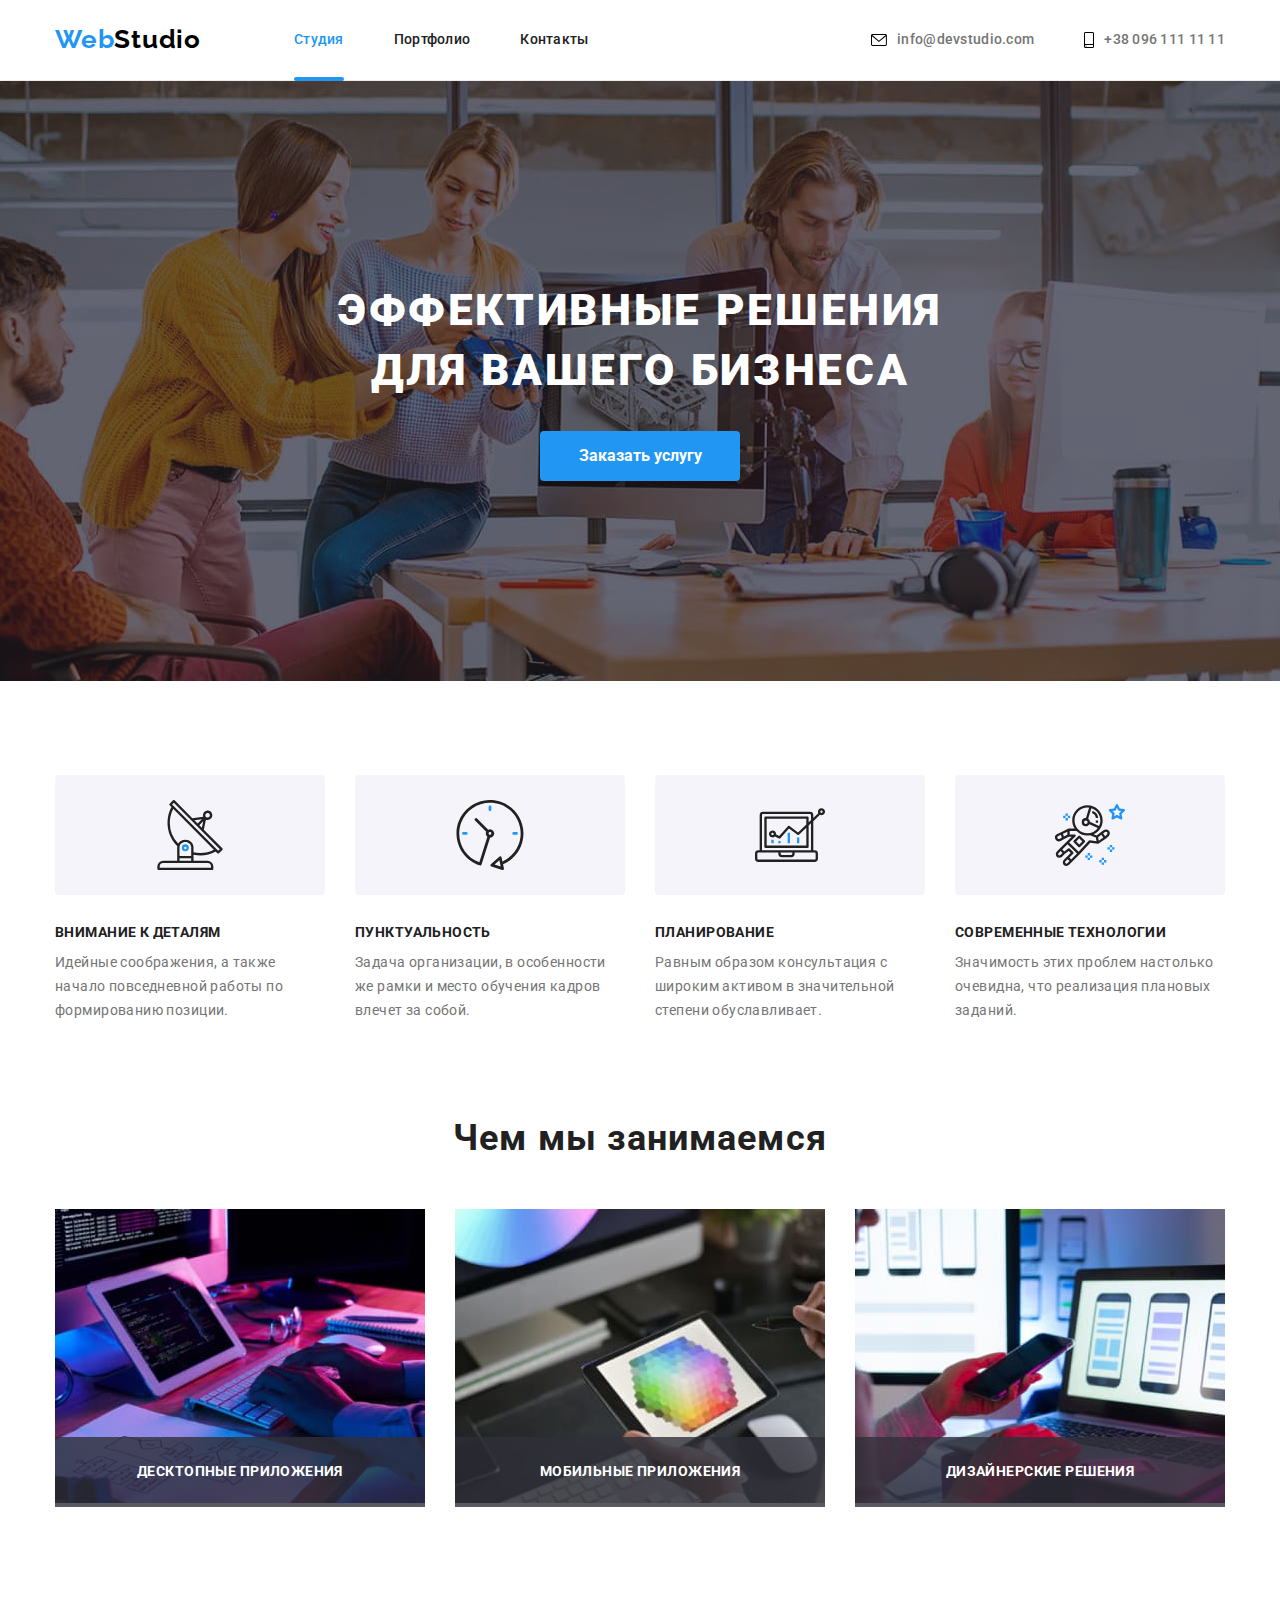
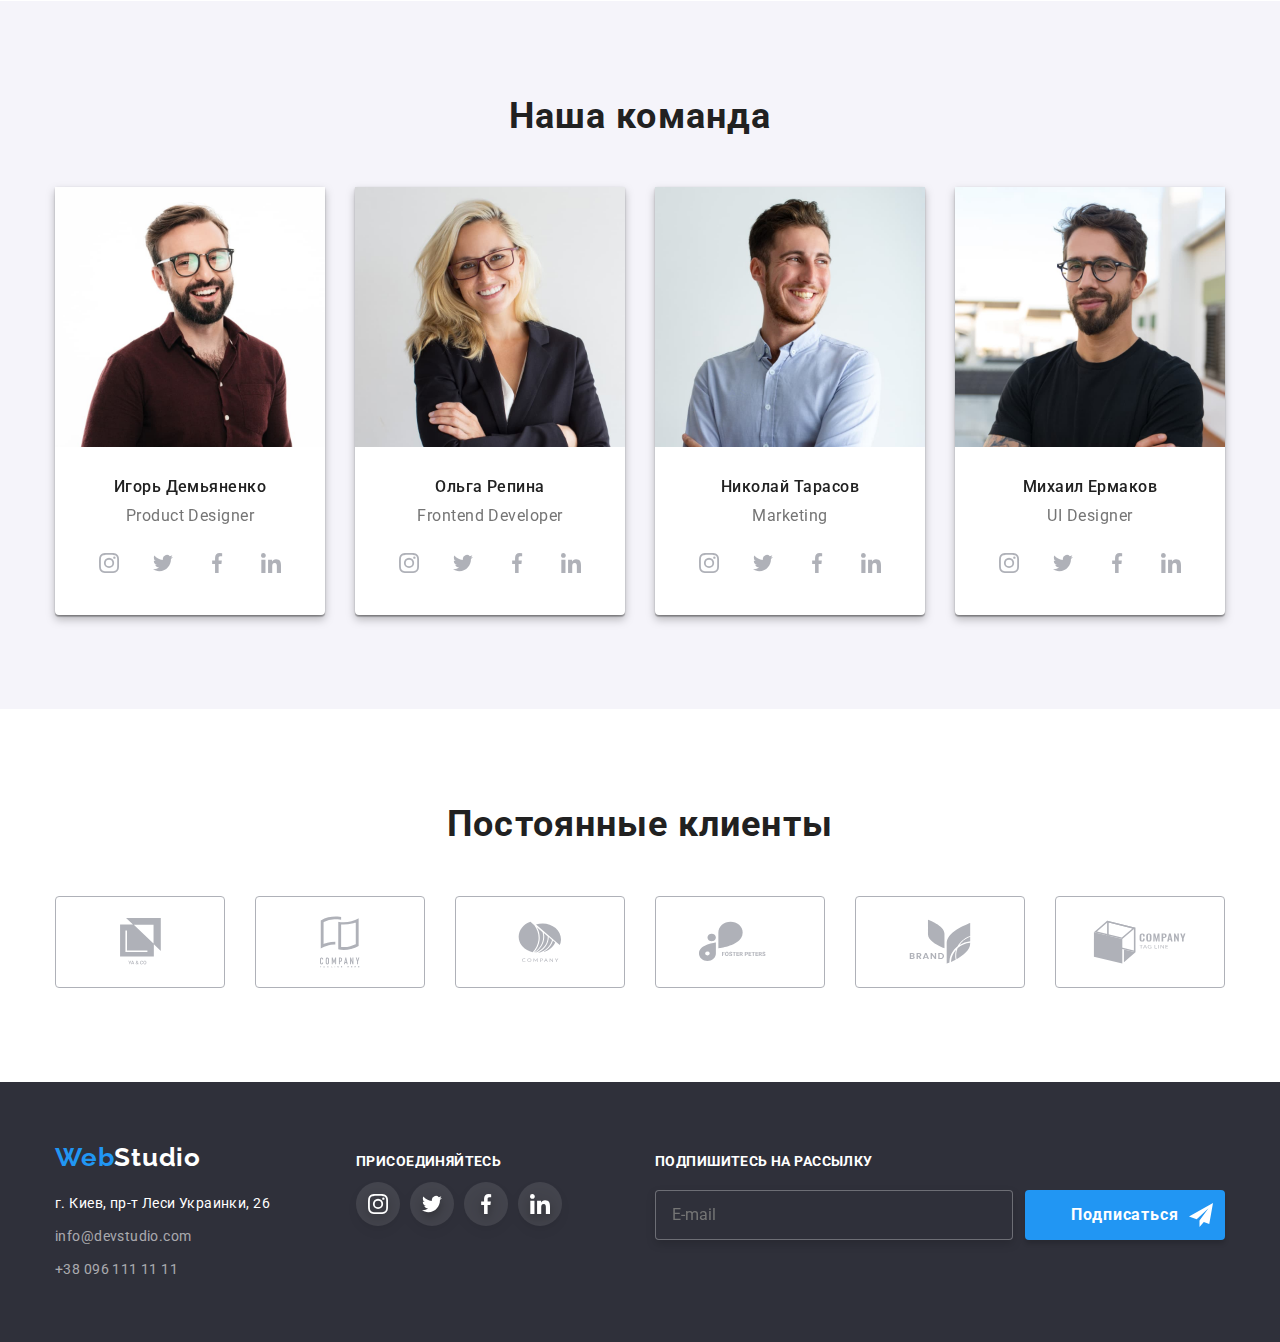
<file: index.html>
<!DOCTYPE html>
<html lang="en">
  <head>
    <meta charset="UTF-8" />
    <meta http-equiv="X-UA-Compatible" content="IE=edge" />
    <meta name="viewport" content="width=device-width, initial-scale=1.0" />
    <title>Document</title>
    <link rel="preconnect" href="https://fonts.googleapis.com" />
    <link rel="preconnect" href="https://fonts.gstatic.com" crossorigin />
    <link
      href="https://fonts.googleapis.com/css2?family=Raleway:wght@700&family=Roboto:wght@400;500;700;900&display=swap"
      rel="stylesheet"
    />
    <link
      rel="stylesheet"
      href="https://cdnjs.cloudflare.com/ajax/libs/modern-normalize/1.1.0/modern-normalize.min.css"
    />
    <link rel="stylesheet" href="./css/styles.css" />
  </head>
  <body>
    <header>
      <div class="container main-header">
        <nav class="main-nav">
          <a href="./index.html" class="logo">
            <span class="logo-web">Web</span
            ><span class="head-studio">Studio</span>
          </a>
          <ul class="site-nav list">
            <li class="item">
              <a href="./index.html" class="link current">Студия</a>
            </li>
            <li class="item">
              <a href="portfolio.html" class="link">Портфолио</a>
            </li>
            <li class="item"><a href="" class="link">Контакты</a></li>
          </ul>
        </nav>
        <ul class="site-contacts list">
          <li class="item">
            <a href="mailto:info@devstudio.com" class="link"
              ><svg class="conection" width="16px" height="12px">
                <use href="./images/icons.svg#icon-envelope"></use>
              </svg>
              info@devstudio.com</a
            >
          </li>
          <li class="item">
            <a href="tel:+380961111111" class="link">
              <svg class="conection" width="10px" height="16px">
                <use href="./images/icons.svg#icon-smartphon"></use>
              </svg>
              +38 096 111 11 11</a
            >
          </li>
        </ul>
      </div>
    </header>
    <main>
      <section class="hero overlay">
        <h1 class="hero-title">
          Эффективные решения <br />
          для вашего бизнеса
        </h1>
        <button data-modal-open type="button" class="button">
          Заказать услугу
        </button>
      </section>
      <section class="about-section">
        <div class="container">
          <h2 class="visually-hidden">О нашей компании</h2>
          <ul class="principles-list list">
            <li class="item">
              <div class="thumb">
                <svg class="icon" width="70px" hight="70px">
                  <use href="./images/icons.svg#icon-antenna"></use>
                </svg>
              </div>
              <h3 class="title">Внимание к деталям</h3>
              <p class="description">
                Идейные соображения, а также начало повседневной работы по
                формированию позиции.
              </p>
            </li>
            <li class="item">
              <div class="thumb">
                <svg class="icon" width="70px" hight="70px">
                  <use href="./images/icons.svg#icon-clock"></use>
                </svg>
              </div>
              <h3 class="title">Пунктуальность</h3>
              <p class="description">
                Задача организации, в особенности же рамки и место обучения
                кадров влечет за собой.
              </p>
            </li>
            <li class="item">
              <div class="thumb">
                <svg class="icon" width="70px" hight="70px">
                  <use href="./images/icons.svg#icon-diagram"></use>
                </svg>
              </div>
              <h3 class="title">Планирование</h3>
              <p class="description">
                Равным образом консультация с широким активом в значительной
                степени обуславливает.
              </p>
            </li>
            <li class="item">
              <div class="thumb">
                <svg class="icon" width="70px" hight="70px">
                  <use href="./images/icons.svg#icon-astronaut"></use>
                </svg>
              </div>
              <h3 class="title">Современные технологии</h3>
              <p class="description">
                Значимость этих проблем настолько очевидна, что реализация
                плановых заданий.
              </p>
            </li>
          </ul>
        </div>
      </section>
      <section class="work-section">
        <div class="container">
          <h2 class="section-title">Чем мы занимаемся</h2>
          <ul class="work list">
            <li class="item">
              <img
                src="images/box1.jpg"
                alt="печатать на клавиатуре"
                width="370"
              />
              <div class="work-description">
                <p class="text">Десктопные приложения</p>
              </div>
            </li>

            <li class="item">
              <img
                src="images/box2.jpg"
                alt="выбор цвета на планшете"
                width="370"
              />
              <div class="work-description">
                <p class="text">Мобильные приложения</p>
              </div>
            </li>

            <li class="item">
              <img
                src="images/box3.jpg"
                alt="работа с телефоном и ноутбуком"
                width="370"
              />
              <div class="work-description">
                <p class="text">Дизайнерские решения</p>
              </div>
            </li>
          </ul>
        </div>
      </section>
      <section class="team-section">
        <div class="container">
          <h2 class="section-title">Наша команда</h2>
          <ul class="team list">
            <li class="item">
              <img
                class="photo"
                src="images/img1.jpg"
                alt="мужчина с бородой и в очках"
                width="270"
              />
              <div class="badge">
                <h3 class="title">Игорь Демьяненко</h3>
                <p class="position">Product Designer</p>
                <ul class="social list">
                  <li class="social-item">
                    <a
                      class="social-link"
                      href="https://www.instagram.com/"
                      rel="noopener noreferrer"
                      target="_blank"
                      ><span class="visually-hidden">instagram</span>
                      <svg class="icon" width="20px" height="20px">
                        <use href="./images/icons.svg#icon-instagram"></use>
                      </svg>
                    </a>
                  </li>
                  <li class="social-item">
                    <a
                      class="social-link"
                      href="https://www.twitter.com/"
                      rel="noopener noreferrer"
                      target="_blank"
                      ><span class="visually-hidden">twitter</span>
                      <svg class="icon" width="20px" height="20px">
                        <use href="./images/icons.svg#icon-twitter"></use>
                      </svg>
                    </a>
                  </li>
                  <li class="social-item">
                    <a
                      class="social-link"
                      href="https://www.facebook.com/"
                      rel="noopener noreferrer"
                      target="_blank"
                      ><span class="visually-hidden">facebook</span>
                      <svg class="icon" width="20px" height="20px">
                        <use href="./images/icons.svg#icon-facebook"></use>
                      </svg>
                    </a>
                  </li>
                  <li class="social-item">
                    <a
                      class="social-link"
                      href="https://www.linkedin.com/"
                      rel="noopener noreferrer"
                      target="_blank"
                      ><span class="visually-hidden">linkedin</span>
                      <svg class="icon" width="20px" height="20px">
                        <use href="./images/icons.svg#icon-linkedin"></use>
                      </svg>
                    </a>
                  </li>
                </ul>
              </div>
            </li>
            <li class="item">
              <img
                class="photo"
                src="images/img2.jpg"
                alt="светловолосая женщина в очках"
                width="270"
              />
              <div class="badge">
                <h3 class="title">Ольга Репина</h3>
                <p class="position">Frontend Developer</p>
                <ul class="social list">
                  <li class="social-item">
                    <a
                      class="social-link"
                      href="https://www.instagram.com/"
                      rel="noopener noreferrer"
                      target="_blank"
                      ><span class="visually-hidden">instagram</span>
                      <svg class="icon" width="20px" height="20px">
                        <use href="./images/icons.svg#icon-instagram"></use>
                      </svg>
                    </a>
                  </li>
                  <li class="social-item">
                    <a
                      class="social-link"
                      href="https://www.twitter.com/"
                      rel="noopener noreferrer"
                      target="_blank"
                      ><span class="visually-hidden">twitter</span>
                      <svg class="icon" width="20px" height="20px">
                        <use href="./images/icons.svg#icon-twitter"></use>
                      </svg>
                    </a>
                  </li>
                  <li class="social-item">
                    <a
                      class="social-link"
                      href="https://www.facebook.com/"
                      rel="noopener noreferrer"
                      target="_blank"
                      ><span class="visually-hidden">facebook</span>
                      <svg class="icon" width="20px" height="20px">
                        <use href="./images/icons.svg#icon-facebook"></use>
                      </svg>
                    </a>
                  </li>
                  <li class="social-item">
                    <a
                      class="social-link"
                      href="https://www.linkedin.com/"
                      rel="noopener noreferrer"
                      target="_blank"
                      ><span class="visually-hidden">linkedin</span>
                      <svg class="icon" width="20px" height="20px">
                        <use href="./images/icons.svg#icon-linkedin"></use>
                      </svg>
                    </a>
                  </li>
                </ul>
              </div>
            </li>
            <li class="item">
              <img
                class="photo"
                src="images/img3.jpg"
                alt="мужчина в белой рубашке"
                width="270"
              />
              <div class="badge">
                <h3 class="title">Николай Тарасов</h3>
                <p class="position">Marketing</p>
                <ul class="social list">
                  <li class="social-item">
                    <a
                      class="social-link"
                      href="https://www.instagram.com/"
                      rel="noopener noreferrer"
                      target="_blank"
                      ><span class="visually-hidden">instagram</span>
                      <svg class="icon" width="20px" height="20px">
                        <use href="./images/icons.svg#icon-instagram"></use>
                      </svg>
                    </a>
                  </li>
                  <li class="social-item">
                    <a
                      class="social-link"
                      href="https://www.twitter.com/"
                      rel="noopener noreferrer"
                      target="_blank"
                      ><span class="visually-hidden">twitter</span>
                      <svg class="icon" width="20px" height="20px">
                        <use href="./images/icons.svg#icon-twitter"></use>
                      </svg>
                    </a>
                  </li>
                  <li class="social-item">
                    <a
                      class="social-link"
                      href="https://www.facebook.com/"
                      rel="noopener noreferrer"
                      target="_blank"
                      ><span class="visually-hidden">facebook</span>
                      <svg class="icon" width="20px" height="20px">
                        <use href="./images/icons.svg#icon-facebook"></use>
                      </svg>
                    </a>
                  </li>
                  <li class="social-item">
                    <a
                      class="social-link"
                      href="https://www.linkedin.com/"
                      rel="noopener noreferrer"
                      target="_blank"
                      ><span class="visually-hidden">linkedin</span>
                      <svg class="icon" width="20px" height="20px">
                        <use href="./images/icons.svg#icon-linkedin"></use>
                      </svg>
                    </a>
                  </li>
                </ul>
              </div>
            </li>
            <li class="item">
              <img
                class="photo"
                src="images/img4.jpg"
                alt="мужчина в футболке и в очках"
                width="270"
              />
              <div class="badge">
                <h3 class="title">Михаил Ермаков</h3>
                <p class="position">UI Designer</p>
                <ul class="social list">
                  <li class="social-item">
                    <a
                      class="social-link"
                      href="https://www.instagram.com/"
                      rel="noopener noreferrer"
                      target="_blank"
                      ><span class="visually-hidden">instagram</span>
                      <svg class="icon" width="20px" height="20px">
                        <use href="./images/icons.svg#icon-instagram"></use>
                      </svg>
                    </a>
                  </li>
                  <li class="social-item">
                    <a
                      class="social-link"
                      href="https://www.twitter.com/"
                      rel="noopener noreferrer"
                      target="_blank"
                      ><span class="visually-hidden">twitter</span>
                      <svg class="icon" width="20px" height="20px">
                        <use href="./images/icons.svg#icon-twitter"></use>
                      </svg>
                    </a>
                  </li>
                  <li class="social-item">
                    <a
                      class="social-link"
                      href="https://www.facebook.com/"
                      rel="noopener noreferrer"
                      target="_blank"
                      ><span class="visually-hidden">facebook</span>
                      <svg class="icon" width="20px" height="20px">
                        <use href="./images/icons.svg#icon-facebook"></use>
                      </svg>
                    </a>
                  </li>
                  <li class="social-item">
                    <a
                      class="social-link"
                      href="https://www.linkedin.com/"
                      rel="noopener noreferrer"
                      target="_blank"
                      ><span class="visually-hidden">linkedin</span>
                      <svg class="icon" width="20px" height="20px">
                        <use href="./images/icons.svg#icon-linkedin"></use>
                      </svg>
                    </a>
                  </li>
                </ul>
              </div>
            </li>
          </ul>
        </div>
      </section>
      <section class="clients-section">
        <div class="container">
          <h2 class="section-title">Постоянные клиенты</h2>
          <ul class="company list">
            <li class="logo-company">
              <div class="client">
                <a
                  class="banner"
                  href=""
                  rel="noopener noreferrer"
                  target="_blank"
                  ><span class="visually-hidden">YA & CO</span>
                  <svg class="icon" width="41px" height="46.7px">
                    <use href="./images/icons.svg#icon-group-1"></use>
                  </svg>
                </a>
              </div>
            </li>
            <li class="logo-company">
              <div class="client">
                <a
                  class="banner"
                  href=""
                  rel="noopener noreferrer"
                  target="_blank"
                  ><span class="visually-hidden">COMPANY</span>
                  <svg class="icon" width="40px" height="52px">
                    <use href="./images/icons.svg#icon-group"></use>
                  </svg>
                </a>
              </div>
            </li>
            <li class="logo-company">
              <div class="client">
                <a
                  class="banner"
                  href=""
                  rel="noopener noreferrer"
                  target="_blank"
                  ><span class="visually-hidden">COMPANY</span>
                  <svg class="icon" width="43.46px" height="41.18px">
                    <use href="./images/icons.svg#icon-group2"></use>
                  </svg>
                </a>
              </div>
            </li>
            <li class="logo-company">
              <div class="client">
                <a
                  class="banner"
                  href=""
                  rel="noopener noreferrer"
                  target="_blank"
                  ><span class="visually-hidden">FOSTER PETERS</span>
                  <svg class="icon" width="84.44px" height="40.62px">
                    <use href="./images/icons.svg#icon-group3"></use>
                  </svg>
                </a>
              </div>
            </li>
            <li class="logo-company">
              <div class="client">
                <a
                  class="banner"
                  href=""
                  rel="noopener noreferrer"
                  target="_blank"
                  ><span class="visually-hidden">BRAND</span>
                  <svg class="icon" width="62.54px" height="45.43px">
                    <use href="./images/icons.svg#icon-group4"></use>
                  </svg>
                </a>
              </div>
            </li>
            <li class="logo-company">
              <div class="client">
                <a
                  class="banner"
                  href=""
                  rel="noopener noreferrer"
                  target="_blank"
                  ><span class="visually-hidden">TAG LINE</span>
                  <svg class="icon" width="93.79px" height="43.93px">
                    <use href="./images/icons.svg#icon-group5"></use>
                  </svg>
                </a>
              </div>
            </li>
          </ul>
        </div>
      </section>
    </main>
    <footer class="footer">
      <div class="container footer-container">
        <div class="adress-group">
          <a class="logo" href="/">
            <span class="logo-web">Web</span
            ><span class="foot-studio">Studio</span>
          </a>
          <address>
            <ul class="addresses list">
              <li>
                <a
                  class="address"
                  href="https://www.google.com/maps"
                  rel="noopener noreferrer"
                  target="_blank"
                >
                  г. Киев, пр-т Леси Украинки, 26</a
                >
              </li>
              <li class="item">
                <a class="contact" href="mailto:info@devstudio.com"
                  >info@devstudio.com</a
                >
              </li>
              <li class="item">
                <a class="contact" href="tel:+380961111111"
                  >+38 096 111 11 11</a
                >
              </li>
            </ul>
          </address>
        </div>
        <div class="footer-filter">
          <h3 class="title">присоединяйтесь</h3>
          <ul class="network list">
            <li class="footer-item">
              <a
                class="footer-link"
                href="https://www.instagram.com/"
                rel="noopener noreferrer"
                target="_blank"
                ><span class="visually-hidden">instagram</span>
                <svg class="icon" width="20px" height="20px">
                  <use href="./images/icons.svg#icon-instagram"></use>
                </svg>
              </a>
            </li>
            <li class="footer-item">
              <a
                class="footer-link"
                href="https://www.twitter.com/"
                rel="noopener noreferrer"
                target="_blank"
                ><span class="visually-hidden">twitter</span>
                <svg class="icon" width="20px" height="20px">
                  <use href="./images/icons.svg#icon-twitter"></use>
                </svg>
              </a>
            </li>
            <li class="footer-item">
              <a
                class="footer-link"
                href="https://www.facebook.com/"
                rel="noopener noreferrer"
                target="_blank"
                ><span class="visually-hidden">facebook</span>
                <svg class="icon" width="20px" height="20px">
                  <use href="./images/icons.svg#icon-facebook"></use>
                </svg>
              </a>
            </li>
            <li class="footer-item">
              <a
                class="footer-link"
                href="https://www.linkedin.com/"
                rel="noopener noreferrer"
                target="_blank"
                ><span class="visually-hidden">linkedin</span>
                <svg class="icon" width="20px" height="20px">
                  <use href="./images/icons.svg#icon-linkedin"></use>
                </svg>
              </a>
            </li>
          </ul>
        </div>
        <form class="footer-form">
          <label class="label">
            <span class="subscribe-name">Подпишитесь на рассылку</span>
            <span class="subscribe-center">
              <input
                class="input"
                type="text"
                name="name"
                placeholder="E-mail"
              />
              <button class="subscribe-button" type="submit">
                Подписаться
                <svg class="fly-envelope" width="24px" height="24px">
                  <use href="./images/symbol-defs.svg#icon-icon-send"></use>
                </svg>
              </button>
            </span>
          </label>
        </form>
      </div>
    </footer>
    <div class="backdrop is-hidden" data-modal>
      <div class="modal">
        <button data-modal-close class="modal-close" type="button">
          <span class="visually-hidden">закрыть</span>
          <svg class="close" width="18px" height="18px">
            <use href="./images/icons.svg#icon-close"></use>
          </svg>
        </button>
        <form class="form">
          <b>Оставьте свои данные, мы вам перезвоним</b>
          <label class="form-label">
            <span class="form-name">Имя</span>
            <span class="pic-position">
              <input class="form-input" type="text" name="name" />
              <svg class="form-icon" width="18px" height="18px">
                <use href="./images/symbol-defs.svg#icon-person-modal"></use>
              </svg>
            </span>
          </label>
          <label class="form-label">
            <span class="form-name">Телефон</span>
            <span class="pic-position">
              <input class="form-input" type="text" name="name" />
              <svg class="form-icon" width="18px" height="18px">
                <use href="./images/symbol-defs.svg#icon-phone-modal"></use>
              </svg>
            </span>
          </label>
          <label class="form-label">
            <span class="form-name">Почта</span>
            <span class="pic-position">
              <input class="form-input" type="text" name="name" />
              <svg class="form-icon" width="18px" height="18px">
                <use href="./images/symbol-defs.svg#icon-email-modal"></use>
              </svg>
            </span>
          </label>
          <label class="form-label coment">
            <span class="form-name">Комментарий</span>
            <textarea
              class="text-area"
              name=""
              id=""
              placeholder="Введите текст"
            ></textarea>
          </label>
          <label class="checkbox-label">
            <input
              class="checkbox"
              type="checkbox"
              name="check"
              value="Условия договора"
            />

            <span class="icon-check"
              ><svg class="icon-vector" width="16px" height="15px">
                <use href="./images/symbol-defs.svg#icon-Vector"></use></svg
            ></span>
            Соглашаюсь с рассылкой и принимаю &nbsp;

            <a class="terms-conditions" href="" target="_blank">
              Условия договора
            </a>
          </label>
          <button class="submit-button" type="submit">Отправить</button>
        </form>
      </div>
    </div>
    <script src="./js/modal.js"></script>
  </body>
</html>
</file>
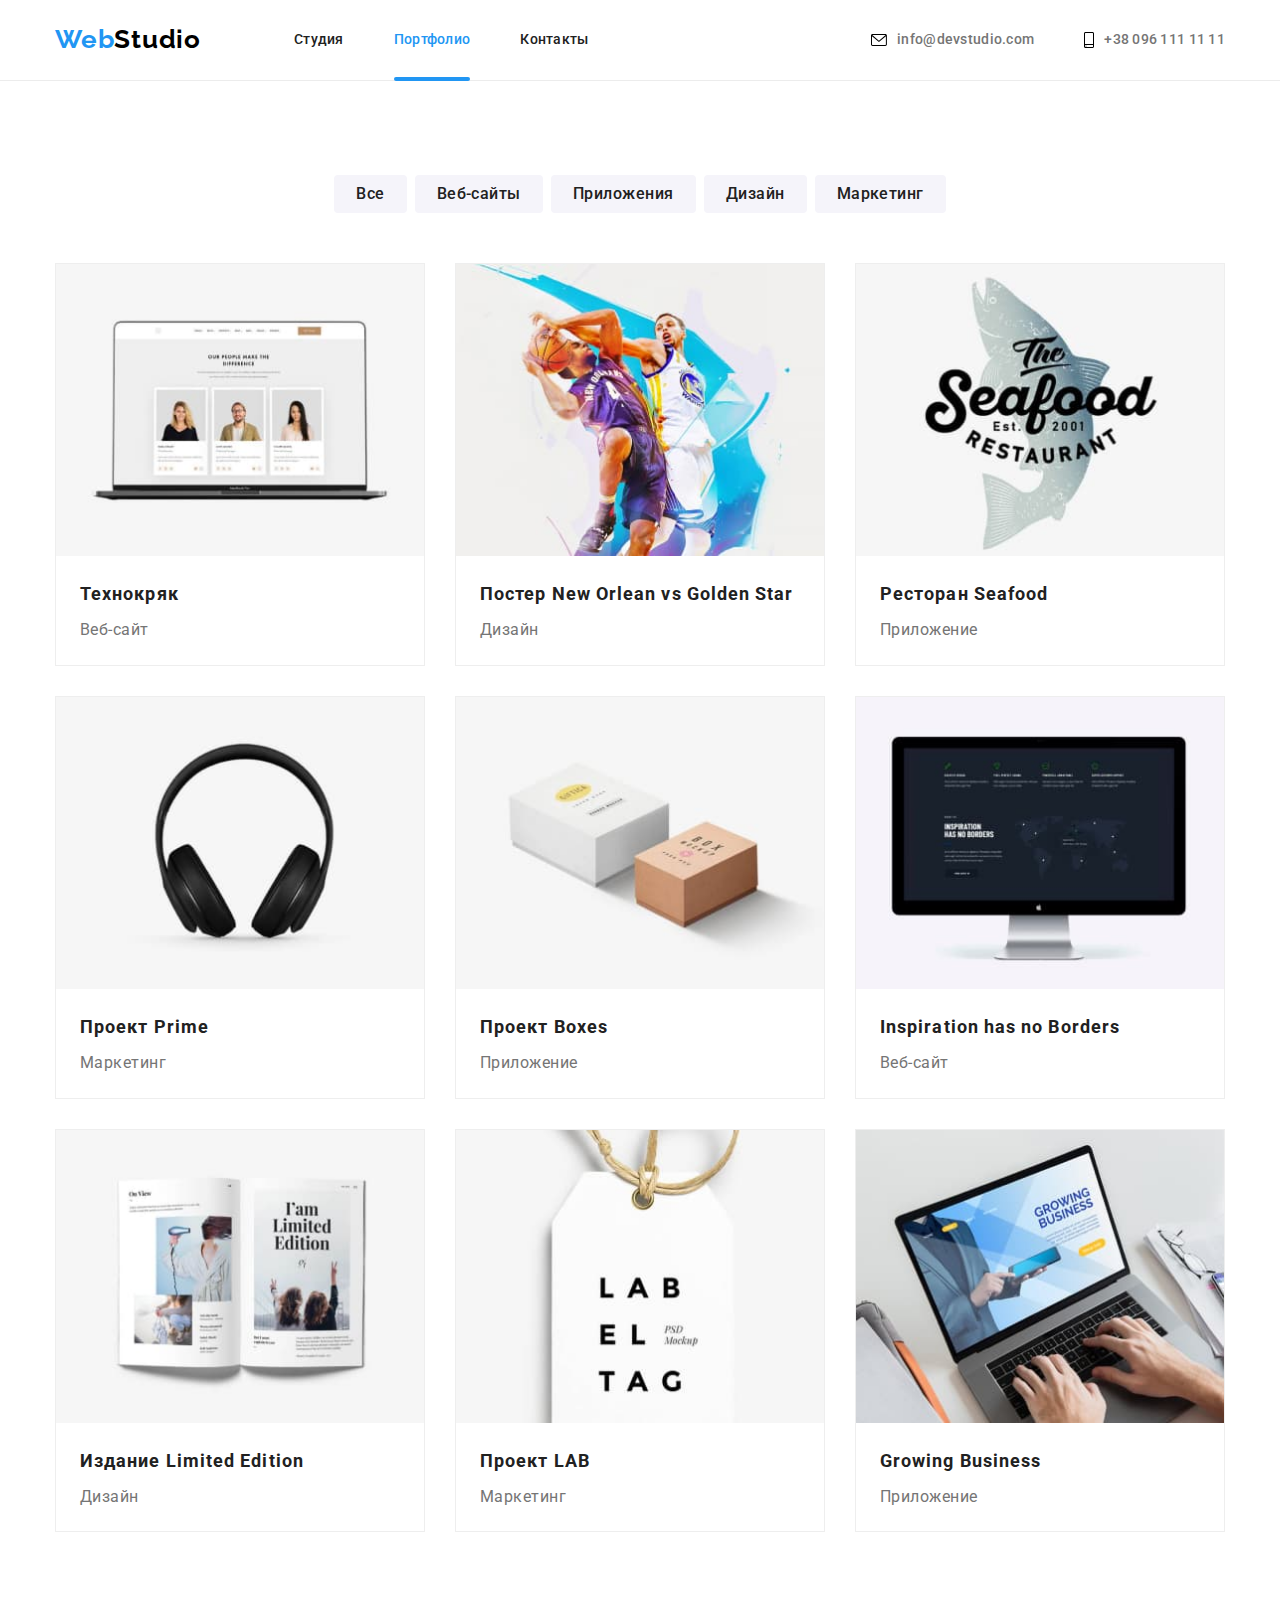
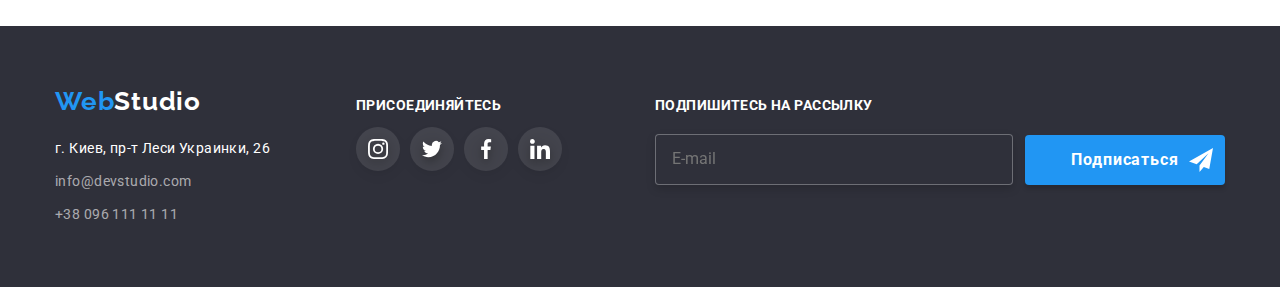
<file: portfolio.html>
<!DOCTYPE html>
<html lang="en">
  <head>
    <meta charset="UTF-8" />
    <meta http-equiv="X-UA-Compatible" content="IE=edge" />
    <meta name="viewport" content="width=device-width, initial-scale=1.0" />
    <title>Document</title>
    <link rel="preconnect" href="https://fonts.googleapis.com" />
    <link rel="preconnect" href="https://fonts.gstatic.com" crossorigin />
    <link
      href="https://fonts.googleapis.com/css2?family=Raleway:wght@700&family=Roboto:wght@400;500;700;900&display=swap"
      rel="stylesheet"
    />
    <link
      rel="stylesheet"
      href="https://cdnjs.cloudflare.com/ajax/libs/modern-normalize/1.1.0/modern-normalize.min.css"
    />
    <link rel="stylesheet" href="./css/styles.css" />
  </head>
  <body>
    <header>
      <div class="container main-header">
        <nav class="main-nav">
          <a href="./index.html" class="logo">
            <span class="logo-web">Web</span
            ><span class="head-studio">Studio</span>
          </a>
          <ul class="site-nav list">
            <li class="item"><a href="./index.html" class="link">Студия</a></li>
            <li class="item">
              <a href="portfolio.html" class="link current">Портфолио</a>
            </li>
            <li class="item"><a href="" class="link">Контакты</a></li>
          </ul>
        </nav>
        <ul class="site-contacts list">
          <li class="item">
            <a href="mailto:info@devstudio.com" class="link"
              ><svg class="conection" width="16px" height="12px">
                <use href="./images/icons.svg#icon-envelope"></use>
              </svg>
              info@devstudio.com</a
            >
          </li>
          <li class="item">
            <a href="tel:+380961111111" class="link">
              <svg class="conection" width="10px" height="16px">
                <use href="./images/icons.svg#icon-smartphon"></use>
              </svg>
              +38 096 111 11 11</a
            >
          </li>
        </ul>
      </div>
    </header>
    <main>
      <h1 class="visually-hidden">примеры работ</h1>
      <section class="portfolio">
        <div class="container">
          <ul class="filter list">
            <li class="item">
              <button type="button" class="fltr-button current">Все</button>
            </li>
            <li class="item">
              <button type="button" class="fltr-button">Веб-сайты</button>
            </li>
            <li class="item">
              <button type="button" class="fltr-button">Приложения</button>
            </li>
            <li class="item">
              <button type="button" class="fltr-button">Дизайн</button>
            </li>
            <li class="item">
              <button type="button" class="fltr-button">Маркетинг</button>
            </li>
          </ul>
          <ul class="work-exaple list">
            <li class="item">
              <a href="">
                <div class="box">
                  <img
                    class="photo-example"
                    src="./images/img11.jpg"
                    alt=""
                    width="370"
                  />
                  <div class="box-overlay">
                    <p>
                      Ресурс предлагает комплексные предложения с разным уровнем
                      функционала и сервисов. Все это позволит посетителю
                      получить исчерпывающие сведенияо компании или частном
                      лице.
                    </p>
                  </div>
                </div>
                <div class="content">
                  <h2 class="title">Технокряк</h2>
                  <p class="description">Веб-сайт</p>
                </div>
              </a>
            </li>
            <li class="item">
              <a href="">
                <div class="box">
                  <img
                    class="photo-example"
                    src="./images/img21.jpg"
                    alt=""
                    width="370"
                  />
                  <div class="box-overlay">
                    <p>
                      Ресурс предлагает комплексные предложения с разным уровнем
                      функционала и сервисов. Все это позволит посетителю
                      получить исчерпывающие сведенияо компании или частном
                      лице.
                    </p>
                  </div>
                </div>
                <div class="content">
                  <h2 class="title">Постер New Orlean vs Golden Star</h2>
                  <p class="description">Дизайн</p>
                </div>
              </a>
            </li>
            <li class="item">
              <a href="">
                <div class="box">
                  <img
                    class="photo-example"
                    src="./images/img31.jpg"
                    alt=""
                    width="370"
                  />
                  <div class="box-overlay">
                    <p>
                      Ресурс предлагает комплексные предложения с разным уровнем
                      функционала и сервисов. Все это позволит посетителю
                      получить исчерпывающие сведенияо компании или частном
                      лице.
                    </p>
                  </div>
                </div>
                <div class="content">
                  <h2 class="title">Ресторан Seafood</h2>
                  <p class="description">Приложение</p>
                </div>
              </a>
            </li>
            <li class="item">
              <a href="">
                <div class="box">
                  <img
                    class="photo-example"
                    src="./images/img41.jpg"
                    alt=""
                    width="370"
                  />
                  <div class="box-overlay">
                    <p>
                      Ресурс предлагает комплексные предложения с разным уровнем
                      функционала и сервисов. Все это позволит посетителю
                      получить исчерпывающие сведенияо компании или частном
                      лице.
                    </p>
                  </div>
                </div>
                <div class="content">
                  <h2 class="title">Проект Prime</h2>
                  <p class="description">Маркетинг</p>
                </div>
              </a>
            </li>
            <li class="item">
              <a href="">
                <div class="box">
                  <img
                    class="photo-example"
                    src="./images/img51.jpg"
                    alt=""
                    width="370"
                  />
                  <div class="box-overlay">
                    <p>
                      Ресурс предлагает комплексные предложения с разным уровнем
                      функционала и сервисов. Все это позволит посетителю
                      получить исчерпывающие сведенияо компании или частном
                      лице.
                    </p>
                  </div>
                </div>
                <div class="content">
                  <h2 class="title">Проект Boxes</h2>
                  <p class="description">Приложение</p>
                </div>
              </a>
            </li>
            <li class="item">
              <a href="">
                <div class="box">
                  <img
                    class="photo-example"
                    src="./images/img61.jpg"
                    alt=""
                    width="370"
                  />
                  <div class="box-overlay">
                    <p>
                      Ресурс предлагает комплексные предложения с разным уровнем
                      функционала и сервисов. Все это позволит посетителю
                      получить исчерпывающие сведенияо компании или частном
                      лице.
                    </p>
                  </div>
                </div>
                <div class="content">
                  <h2 class="title">Inspiration has no Borders</h2>
                  <p class="description">Веб-сайт</p>
                </div>
              </a>
            </li>
            <li class="item">
              <a href="">
                <div class="box">
                  <img
                    class="photo-example"
                    src="./images/img71.jpg"
                    alt=""
                    width="370"
                  />
                  <div class="box-overlay">
                    <p>
                      Ресурс предлагает комплексные предложения с разным уровнем
                      функционала и сервисов. Все это позволит посетителю
                      получить исчерпывающие сведенияо компании или частном
                      лице.
                    </p>
                  </div>
                </div>
                <div class="content">
                  <h2 class="title">Издание Limited Edition</h2>
                  <p class="description">Дизайн</p>
                </div>
              </a>
            </li>
            <li class="item">
              <a href="">
                <div class="box">
                  <img
                    class="photo-example"
                    src="./images/img81.jpg"
                    alt=""
                    width="370"
                  />
                  <div class="box-overlay">
                    <p>
                      Ресурс предлагает комплексные предложения с разным уровнем
                      функционала и сервисов. Все это позволит посетителю
                      получить исчерпывающие сведенияо компании или частном
                      лице.
                    </p>
                  </div>
                </div>
                <div class="content">
                  <h2 class="title">Проект LAB</h2>
                  <p class="description">Маркетинг</p>
                </div>
              </a>
            </li>
            <li class="item">
              <a href="">
                <div class="box">
                  <img
                    class="photo-example"
                    src="./images/img91.jpg"
                    alt=""
                    width="370"
                  />
                  <div class="box-overlay">
                    <p>
                      Ресурс предлагает комплексные предложения с разным уровнем
                      функционала и сервисов. Все это позволит посетителю
                      получить исчерпывающие сведенияо компании или частном
                      лице.
                    </p>
                  </div>
                </div>
                <div class="content">
                  <h2 class="title">Growing Business</h2>
                  <p class="description">Приложение</p>
                </div>
              </a>
            </li>
          </ul>
        </div>
      </section>
    </main>
    <footer class="footer">
      <div class="container footer-container">
        <div class="adress-group">
          <a class="logo" href="/">
            <span class="logo-web">Web</span
            ><span class="foot-studio">Studio</span>
          </a>
          <address>
            <ul class="addresses list">
              <li>
                <a
                  class="address"
                  href="https://www.google.com/maps"
                  rel="noopener noreferrer"
                  target="_blank"
                >
                  г. Киев, пр-т Леси Украинки, 26</a
                >
              </li>
              <li class="item">
                <a class="contact" href="mailto:info@devstudio.com"
                  >info@devstudio.com</a
                >
              </li>
              <li class="item">
                <a class="contact" href="tel:+380961111111"
                  >+38 096 111 11 11</a
                >
              </li>
            </ul>
          </address>
        </div>
        <div class="footer-filter">
          <h3 class="title">присоединяйтесь</h3>
          <ul class="network list">
            <li class="footer-item">
              <a
                class="footer-link"
                href="https://www.instagram.com/"
                rel="noopener noreferrer"
                target="_blank"
                ><span class="visually-hidden">instagram</span>
                <svg class="icon" width="20px" height="20px">
                  <use href="./images/icons.svg#icon-instagram"></use>
                </svg>
              </a>
            </li>
            <li class="footer-item">
              <a
                class="footer-link"
                href="https://www.twitter.com/"
                rel="noopener noreferrer"
                target="_blank"
                ><span class="visually-hidden">twitter</span>
                <svg class="icon" width="20px" height="20px">
                  <use href="./images/icons.svg#icon-twitter"></use>
                </svg>
              </a>
            </li>
            <li class="footer-item">
              <a
                class="footer-link"
                href="https://www.facebook.com/"
                rel="noopener noreferrer"
                target="_blank"
                ><span class="visually-hidden">facebook</span>
                <svg class="icon" width="20px" height="20px">
                  <use href="./images/icons.svg#icon-facebook"></use>
                </svg>
              </a>
            </li>
            <li class="footer-item">
              <a
                class="footer-link"
                href="https://www.linkedin.com/"
                rel="noopener noreferrer"
                target="_blank"
                ><span class="visually-hidden">linkedin</span>
                <svg class="icon" width="20px" height="20px">
                  <use href="./images/icons.svg#icon-linkedin"></use>
                </svg>
              </a>
            </li>
          </ul>
        </div>
        <form class="footer-form">
          <label class="label">
            <span class="subscribe-name">Подпишитесь на рассылку</span>
            <span class="subscribe-center">
              <input
                class="input"
                type="text"
                name="name"
                placeholder="E-mail"
              />
              <button class="subscribe-button" type="submit">
                Подписаться
                <svg class="fly-envelope" width="24px" height="24px">
                  <use href="./images/symbol-defs.svg#icon-icon-send"></use>
                </svg>
              </button>
            </span>
          </label>
        </form>
      </div>
    </footer>
  </body>
</html>
</file>
<file: css/styles.css>
/*variables*/
:root {
     --hovactcolor: #2196F3;
    --textcolor: #757575;
    --background: #FFFFFF;
    --footermaincolor: #2F303A;
    --titlecolor: #212121;
    --rectanglecolor: #F5F4FA;
    --socialsymbol:#AFB1B8; 
}

.overlay {
    max-width: 1600px;   
    height: 600px;
    margin-left: auto;
    margin-right: auto;
    background-image: linear-gradient(to right,rgba(47, 48, 58, 0.4),rgba(47, 48, 58, 0.4)),url(../images/team\ img.jpg);
    background-position: center;
    background-size: cover;
}


.list {
    padding: 0;
    margin: 0;
    list-style: none;
}

a {
    text-decoration: none;
}

.visually-hidden {
    position: absolute;
    width: 1px;
    height: 1px;
    margin: -1px;
    border: 0;
    padding: 0;
    white-space: nowrap;
    clip-path: inset(100%);
    clip: rect(0 0 0 0);
    overflow: hidden;
}

body {
    font-family: 'roboto',sans-serif;
    background-color:var(--background); 
    color: var(--textcolor);
}

header { 
    border-bottom: 1px solid #ECECEC;
}

.container {
    width: 1200px;
    margin-left: auto;
    margin-right: auto;
    padding-left: 15px;
    padding-right: 15px;
}


/*logo*/
.main-nav, .main-header {
    display: flex;
    align-items: center;
}

header .logo {
    display: flex;
    margin-right: 93px;
    padding-top: 24px;
    padding-bottom: 25px;
}

.logo .logo-web {
    font-family: 'Raleway',sans-serif;
    font-weight: 700;
    font-size: 26px;
    line-height: 1.19;
    letter-spacing: 0.03em;
    color: var(--hovactcolor);
}

.logo .head-studio {
    color: black;
    font-family: 'Raleway',sans-serif;
    font-weight: 700;
    font-size: 26px;
    line-height: 1.19;
    letter-spacing: 0.03em;
}
/*navigation*/
.site-nav {
    display: flex;
}

.site-nav .link.current {
    color: var(--hovactcolor);
}
.site-nav .link.current::after {
    opacity: 1;
}

.site-nav .link::after {
    content: '';
    display: inline-block;
    position: absolute;
    bottom: -1px;
    left: 0;
    width: 100%;
    height: 4px;
    background: var(--hovactcolor);
    border-radius: 2px;
    opacity: 0;
}
    
.site-nav .link {
    position: relative;
    font-weight: 500;
    font-size: 14px;
    line-height: 1.14;
    letter-spacing: 0.02em;
    color: var(--titlecolor);

    transition: color 250ms cubic-bezier(0.4, 0, 0.2, 1);
}
.site-nav .link:hover,
.site-nav .link:focus {
    color: var(--hovactcolor);
}

.site-contacts .link:hover .conection,
.site-contacts .link:focus .conection
 {
    fill: var(--hovactcolor);
}

.site-nav .link:active {
    color: var(--hovactcolor);
}

.site-nav .link,
.site-contacts .link {
    display: block;
    padding-top: 32px;
    padding-bottom: 32px;

    transition: fill 250ms cubic-bezier(0.4, 0, 0.2, 1);
}

.site-nav .item:not(:last-child) {
    margin-right: 50px;
}

.site-contacts {
    display: flex;
    margin-left: auto;
}

.site-contacts .item:not(:last-child) {
    margin-right: 50px;
}

.site-contacts .link {
    display: flex;
    align-items: center;
    font-weight: 500;
    font-size: 14px;
    line-height: 1.14;
    letter-spacing: 0.02em;
    color: var(--textcolor);

    transition: color 250ms cubic-bezier(0.4, 0, 0.2, 1);
}

.site-contacts .link:hover,
.site-contacts .link:focus {
    color: var(--hovactcolor);
}

.addresses .contact:hover,
.addresses .contact:focus {
    color: var(--hovactcolor);
}
.conection {
    margin-right: 10px;

    transition: fill 250ms cubic-bezier(0.4, 0, 0.2, 1);
}
/*hero*/
.hero {
    padding-top: 200px;
    padding-bottom: 200px;
    text-align: center;
    background-color: var(--footermaincolor);
}

.hero-title {
    margin-top: 0;
    margin-bottom: 30px;
    /*outline: 2px solid red;*/

    color: var(--background);
    font-weight: 900;
    font-size: 44px;
    line-height: 1.36;
    letter-spacing: 0.06em;
    text-transform: uppercase
    
}

.button {
    min-width: 200px;
    min-height: 50px;
    border-radius: 4px;
    box-shadow: 0px 4px 4px rgba(0, 0, 0, 0.15);
    padding: 10px 32px;

    color: var(--background);
    background-color: var(--hovactcolor);
    font-family:inherit;
    font-weight: 700;
    font-size: 16px;
    line-height: 1.88;
    cursor: pointer;
    align-items: center;
    border: none;

    transition: color 250ms cubic-bezier(0.4, 0, 0.2, 1),
    background-color 250ms cubic-bezier(0.4, 0, 0.2, 1);
}

.button:hover,
.button:focus {
    color: var(--background);
    background-color: #188CE8;
}

.section-title {
    margin-top: 0;
    margin-bottom: 50px;
    text-align: center;

    color: var(--titlecolor);
    font-size: 36px;
    line-height: 1.17;
    letter-spacing: 0.03em;
}
/*principle list*/
.about-section {
    padding-top: 94px;
    padding-bottom: 94px;
}


.principles-list {
    display: flex;
}
.thumb {
    display: flex;
    justify-content: center;
    align-items: center;
    width: 100%;
    height: 120px;
    background-color: var(--rectanglecolor);
    margin-bottom: 30px;
    border-radius: 4px;
}

.thumb .icon {
    display: block;
    width: 70px;
    height: 70px;
    align-items: center;
    justify-content: center;
}

.principles-list .item {
    min-width: 270px;
    min-height: 101px;
    /*outline: 2px solid orangered;*/
}

.principles-list .item:not(:last-child) {
    margin-right: 30px;
}

.principles-list .title {
    margin-top: 0;
    margin-bottom: 10px;

    color: var(--titlecolor);
    font-size: 14px;
    line-height: 1.14;
    letter-spacing: 0.03em;
    text-transform: uppercase
}

.principles-list .description {
    margin-top: 0;
    margin-bottom: 0;

    font-size: 14px;
    line-height: 1.71;
    letter-spacing: 0.03em;
}

/*works section*/
.work-section {
    padding-bottom: 94px;
}
.work {
    display: flex;
    flex-wrap: wrap;
}

.work .item {
    display: block;
    max-width: 100%;
    margin-right: 30px;
}

.work .item:nth-child(3n) {
    margin-right: 0px;
}
.work>.item {
    position: relative;
}

.work-description {
    position: absolute;
    bottom: 0;
    display: flex;
    justify-content: center;
    align-items: center;
    margin: 0 auto;
    width: 100%;
    height: 70px;
    background: rgba(47, 48, 58, 0.8);
   
}

.work-description .text {
    margin: 0;
    font-weight: 700;
    font-size: 14px;
    line-height: 1.14;
    text-align: center;
    letter-spacing: 0.03em;
    text-transform: uppercase;
    color: var(--background);  
}

/*team list*/

.team-section {
    padding-top: 94px;
    padding-bottom: 94px;
    background-color: var(--rectanglecolor);
    /*outline:  2px solid red;*/
    }

.team-section .section-title {
    margin-bottom: 50px;
}

.team {
    display: flex;
    flex-wrap: wrap;
}
.item .photo {
    display: block;
    border-radius: 0px;
}

.team .item {
    background-color: var(--background);
    width: 270px;
    margin-right: 30px;
    box-shadow: 0px 1px 3px rgba(0, 0, 0, 0.12), 0px 1px 1px rgba(0, 0, 0, 0.14), 0px 2px 1px rgba(0, 0, 0, 0.2);
    border-radius: 0px 0px 4px 4px;
    filter: drop-shadow(0px 4px 4px rgba(0, 0, 0, 0.25));;
}

.team .item:nth-child(4n) {
    margin-right: 0px;
}

.team .title {
    margin-top: 0px;
    margin-bottom: 10px;

    color: var(--titlecolor);
    font-weight: 500;
    font-size: 16px;
    line-height: 1.19;
    letter-spacing: 0.03em;
}

.team .position {
    margin-top: 0;
    margin-bottom: 16px;
    font-size: 16px;
    line-height: 1.19;
    letter-spacing: 0.03em
}

.item .badge {
    padding-top: 30px;
    padding-bottom: 30px;
    text-align: center;
}

.social {
    display: flex;
    align-items: center;
   justify-content: center;
}

.social-item {
    align-items: center;
    justify-content: center;
    margin-right: 10px;
    /*filter: drop-shadow(0px 4px 4px rgba(0, 0, 0, 0.25));;*/
}

.social-item:last-child {
    margin-right: 0px;
}

.social-link {
    display: flex;
    padding: 12px;
    border-radius: 50%;
    align-items: center;
    justify-content: center;
    width: 44px;
    height: 44px;

    transition: background-color 250ms cubic-bezier(0.4, 0, 0.2, 1);
    /*filter: drop-shadow(0px 4px 4px rgba(0, 0, 0, 0.25));;*/
    
}

.social-link .icon {
    fill: var(--socialsymbol);
    width: 20px;
    height: 20px;

    transition: fill 250ms cubic-bezier(0.4, 0, 0.2, 1);
}

.social-link:hover,
.social-link:focus {
    background-color: var(--hovactcolor);
    
  }

.social-link:hover .icon,
.social-link:focus .icon {
    fill: var(--background);
}

/*CLIENT SECTION*/
.clients-section {
    padding-top: 94px;
    padding-bottom: 94px;
}

.company {
    display: flex;
    
}

.logo-company {
    margin-right: 30px;   
}

.banner {
    display: flex;
    align-items: center;
    justify-content: center;
    width: 170px;
    height: 92px;
    border: 1px solid var(--socialsymbol);
    border-radius: 4px;

    transition: border-color 250ms cubic-bezier(0.4, 0, 0.2, 1);
}

.banner:hover,
.banner:focus {
    border-color: var(--hovactcolor);
}

.banner:hover .icon,
.banner:focus .icon {
    fill: var(--hovactcolor);
}

.banner .icon {
    fill: var(--socialsymbol);

    transition: fill 250ms cubic-bezier(0.4, 0, 0.2, 1);
}

.logo-company:last-child {
    margin-right: 0px;
}


/*footer*/
.footer {
    padding-top: 60px;
    padding-bottom: 60px;
    
    background-color: var(--footermaincolor);
}

.footer .logo {
    display: inline-block;
    margin-right: 0px;
    margin-bottom: 20px;
}

.logo .foot-studio {

    color: var(--background) ;
    font-family: 'Raleway',sans-serif;
    font-weight: 700;
    font-size: 26px;
    line-height: 1.19;
    letter-spacing: 0.03em;
}


.addresses .address {
    display: inline-block;
    margin-bottom: 9px;

    color: var(--background);
    font-style: normal;
    font-size: 14px;
    line-height: 1.71;
    letter-spacing: 0.03em;
}

.addresses .item:not(:last-child) {
    margin-bottom: 9px;
}

.addresses .contact{
    display: inline-block;

    color: rgba(255, 255, 255, 0.6);
    font-style: normal;
    font-size: 14px;
    line-height: 1.71;
    letter-spacing: 0.03em;

    transition: color 250ms cubic-bezier(0.4, 0, 0.2, 1);
}

.backdrop {
    position: fixed;
    top: 0;
    left: 0;
    width: 100%;
    height: 100vh;
    background-color: rgba(0, 0, 0, 0.2);;
    opacity: 1;
    transition: opacity 250ms cubic-bezier(0.4, 0, 0.2, 1);
}

.backdrop.is-hidden {
    opacity: 0;
    pointer-events: none;
}

.backdrop.is-hidden .modal {
    transform: translate(-50%, -50%) scale(1.1);
}

.modal {
    position: absolute;
    top: 50%;
    left: 50%;
    transform: translate(-50%, -50%) scale(1);
    transition: transform 250ms cubic-bezier(0.4, 0, 0.2, 1);

    min-width: 528px;
    min-height: 581px;

    background: var(--background);
    box-shadow: 0px 1px 3px rgba(0, 0, 0, 0.12), 0px 1px 1px rgba(0, 0, 0, 0.14), 0px 2px 1px rgba(0, 0, 0, 0.2);
    border-radius: 4px;   
}

.close {
    display: block;
    transition: fill 250ms cubic-bezier(0.4, 0, 0.2, 1);
}

.modal-close:hover .close {
    fill: var(--hovactcolor);
}

.modal-close {
    position: absolute;
    display: flex;
    justify-content: center;
    align-items: center;
    top: 8px;
    right: 8px;
    width: 30px;
    height: 30px;
    background-color: var(--background);
    border: 1px solid rgba(0, 0, 0, 0.1);
    border-radius: 50%;
    cursor: pointer;

}

/*MODAL FORM*/

.form b {
    font-style: normal;
    font-weight: 700;
    font-size: 20px;
    line-height: 1.15;
    text-align: center;
    letter-spacing: 0.03em;
    color: var(--titlecolor);
    margin-bottom: 12px;
}

.form {
    display: flex;
    flex-direction: column;
    padding: 40px;
}

.form-label {
    display: block;
    margin-bottom: 10px;
}

.form-label.coment {
    margin-bottom: 20px;
}


.pic-position {
    display: block;
    position: relative;
}


.form-input:focus {
    outline: transparent;
    border-color: var(--hovactcolor);
}

.form-input:focus + .form-icon {
    fill: var(--hovactcolor);
}


.form-input {
    display: block;
    width: 100%;
    height: 40px;
    padding-top: 12px;
    padding-bottom: 12px;
    padding-left: 42px;
    padding-right: 42px;
    border: 1px solid rgba(33, 33, 33, 0.2);
    border-radius: 4px;
    transition: border-color 250ms cubic-bezier(0.4, 0, 0.2, 1);
}

.form-icon {
    position: absolute;
    fill: var(--titlecolor);
    top: 50%;
    left: 12px;

    transform: translatey(-50%);
    transition: fill 250ms cubic-bezier(0.4, 0, 0.2, 1);
}

.form-name {
    display: block;
    margin-bottom: 4px;
    font-style: normal;
    font-weight: 400;
    font-size: 12px;
    line-height: 1.17;
    letter-spacing: 0.01em;
}

.text-area {
    display: block;
    margin-bottom: 0px;
    width: 100%;
    height: 120px;
    padding: 12px 16px;
    border: 1px solid rgba(33, 33, 33, 0.2);
    border-radius: 4px;
    transition: border-color 250ms cubic-bezier(0.4, 0, 0.2, 1) ;
    resize: none;

}

.text-area:focus {
    border-color: var(--hovactcolor);
    outline: transparent;
}

.checkbox-label {
    display: flex;
    justify-content: center;
    align-items: center;
    margin-bottom: 30px; 

    font-style: normal;
    font-weight: 400;
    font-size: 14px;
    /* line-height: 1.71;  */
    letter-spacing: 0.03em;
    color: var(--textcolor);
}
.terms-conditions {
    color: var(--hovactcolor);
    text-decoration: underline;
}

.checkbox {
    appearance: none;
}
.icon-check {
    display: inline-flex;
    justify-content: center;
    align-items: center;
    margin-right: 7px;
}

.icon-vector {
    fill: var(--background);
    border-radius: 2px;
    border: 1px solid var(--titlecolor);
    transition: background-color 250ms cubic-bezier(0.4, 0, 0.2, 1) ;
}

.checkbox:checked + .icon-check .icon-vector {
    background-color: var(--hovactcolor);
    border: transparent;
}


.submit-button {
    width: 200px;
    height: 50px;
    margin: 0 auto;
    border-radius: 4px;
    box-shadow: 0px 4px 4px rgba(0, 0, 0, 0.15);
    padding: 10px 55px;
    
    color: var(--background);
    background-color: var(--hovactcolor);
    font-weight: 700;
    font-size: 16px;
    line-height: 1.88;
    letter-spacing: 0.06em;
    cursor: pointer;
    align-items: center;
    border: none;

    transition: color background-color 250ms cubic-bezier(0.4, 0, 0.2, 1);
}

.submit-button:hover,
.submit-button:focus {
    color: var(--background);
    background-color: #188CE8;
}

.footer-form {
    display: flex;
    justify-content: center;
    align-items: center;
    
}
.subscribe-name {
    display: flex;
    color: var(--background);
    margin-bottom: 20px;
    font-style: normal;
    font-weight: 700;
    font-size: 14px;
    line-height: 1.14;
    letter-spacing: 0.03em;
    text-transform: uppercase;
}

.subscribe-center {
    display: flex;
    align-items: center;
  
}
.input {
    display: inline-block;
    min-width: 358px;
    min-height: 50px;
    margin-right: 12px;
    padding: 15px 16px;
    border: 1px solid rgba(255, 255, 255, 0.3);
    filter: drop-shadow(0px 4px 4px rgba(0, 0, 0, 0.15));
    border-radius: 4px;
    color: var(--background);
    background-color: var(--footermaincolor);

    transition: border-color 250ms cubic-bezier(0.4, 0, 0.2, 1);
}

.input:focus {
    border-color: var(--hovactcolor);
    outline: none;
}

.subscribe-button {
    position: relative;
    display: inline-block;
    width: 200px;
    height: 50px;
    padding: 10px 28px;
    box-shadow: 0px 4px 4px rgba(0, 0, 0, 0.15);
    border-radius: 4px;
    cursor: pointer;
    
    color: var(--background);
    background-color: var(--hovactcolor);
    font-weight: 700;
    font-size: 16px;
    line-height: 1.88;
    letter-spacing: 0.06em;
    align-items: center;
    border: none;
}
.fly-envelope {
    position: absolute;
    top: 50%;
    right: 0;
    transform: translate(-50%, -50%);
}   
/*PORTFOLIO.html*/

.portfolio {
    padding-top: 94px;
    padding-bottom: 94px;
}

.fltr-button {
    display: inline;
    border-radius: 4px;
    padding: 6px 22px;
    text-align: center;

    color: var(--titlecolor);
    background-color: var(--rectanglecolor);

    font-family: inherit;
    font-weight: 500;
    font-size: 16px;
    line-height: 1.62;
    letter-spacing: 0.03em;
    cursor: pointer;
    border: none;

    transition: color 250ms cubic-bezier(0.4, 0, 0.2, 1),
    background-color 250ms cubic-bezier(0.4, 0, 0.2, 1),
    box-shadow 250ms cubic-bezier(0.4, 0, 0.2, 1);
}

.filter {
    display: flex;
    margin-bottom: 50px;
    justify-content: center;
    /*outline: 2px solid green;*/
}

.filter .item:not(:last-child) {
    margin-right: 8px;
}

.filter .fltr-button:hover,
.filter .fltr-button:focus {
    color: var(--background);
    background-color: var(--hovactcolor);
    box-shadow: 0px 4px 4px rgba(0, 0, 0, 0.25);
}

.work-exaple {
    display: flex;
    flex-wrap: wrap;
}

.work-exaple .item {
    display: block;
    width: calc((100% - 60px)/3);
    margin-right: 30px;
    margin-bottom: 30px;
    background-color: var(--background);
    /*outline: 2px solid red;*/
    border: 1px solid #EEEEEE;

    transition: box-shadow 250ms cubic-bezier(0.4, 0, 0.2, 1);
}

.work-exaple .item:hover,
.work-exaple .item:focus {
    box-shadow: 0px 1px 1px rgba(0, 0, 0, 0.12), 0px 4px 4px rgba(0, 0, 0, 0.06), 1px 4px 6px rgba(0, 0, 0, 0.16);
}

.item .photo-example {
    display: block;
    max-width: 100%;
}
.box {
    position: relative;
    margin-left: auto;
    margin-right: auto;
    overflow: hidden;
    
}
.box-overlay {
    position: absolute;
    top: 0;
    right: 0;
    width: 100%;
    background-color: rgba(33, 150, 243, 0.9);;

    transform: translateY(100%);
    transition-duration: 250ms;
    transition-timing-function: cubic-bezier(0.4, 0, 0.2, 1);
    transition-property: transform;
}

.box-overlay > p {
    margin: 0;
    padding: 63px 24px;
    font-style: normal;
    font-weight: 400;
    font-size: 18px;
    line-height: 1.56;
    letter-spacing: 0.03em;
    color: var(--background);
}

.item a:hover .box-overlay {
    transform: translateY(0);
}

.work-exaple .item:nth-child(3n) {
    margin-right: 0px;
}
.work-exaple .item:nth-last-child(-n + 3) {
    margin-bottom: 0px;
}

/*.adresses.item {
    display: inline-block;
}*/

.work-exaple .title {
    margin: 0 auto 4px;
    color: var(--titlecolor);
    font-weight: 700;
    font-size: 18px;
    line-height: 2.0;
    letter-spacing: 0.06em;
}

.work-exaple .description {
    margin: 0px auto;
    color: var(--textcolor);
    font-size: 16px;
    line-height: 1.8;
    letter-spacing: 0.03em;
}

.item .content {
    display: block;
    padding-top: 20px;
    padding-left: 24px;
    padding-right: 24px;
    padding-bottom: 20px;
    /*outline: 2px solid black;*/
}

/*SOCIAL BLOCK FOOTER*/
.footer-container {
    display: flex;
    align-items: baseline;
}

.adress-group {
    width: 231px;
    margin-right: 70px;
}

.footer-filter .title {
    margin-top: 0px;
    margin-bottom: 20px;

    color: var(--background);
    font-family: 'Roboto';
    font-style: normal;
    font-weight: 700;
    font-size: 14px;
    line-height: 1.14px;
    letter-spacing: 0.03em;
    text-transform: uppercase;
}
.network {
    display: flex;
    align-items: center;
    justify-content: center;
    filter: drop-shadow(0px 4px 4px rgba(0, 0, 0, 0.25));
}

.footer-filter {
    align-items: center;
    justify-content: center;
    margin-right: 93px;
}


.footer-item {
    align-items: center;
    justify-content: center;
    margin-right: 10px;
}


.footer-link {
    display: flex;
    padding: 12px;
    border-radius: 50%;
    align-items: center;
    justify-content: center;
    background: rgba(255, 255, 255, 0.1);;
    width: 44px;
    height: 44px;
    filter: drop-shadow(0px 4px 4px rgba(0, 0, 0, 0.25));;

    transition: background-color 250ms cubic-bezier(0.4, 0, 0.2, 1)

}

.footer-link .icon {
    fill: var(--background);
    width: 20px;
    height: 20px;

    transition: fill 250ms cubic-bezier(0.4, 0, 0.2, 1);
}

.footer-item:last-child {
    margin-right: 0px;
}

.footer-link:hover,
.footer-link:focus {
    background-color: var(--hovactcolor);

}

.footer-link:hover .icon,
.footer-link:focus .icon {
    fill: var(--background);
}
</file>
